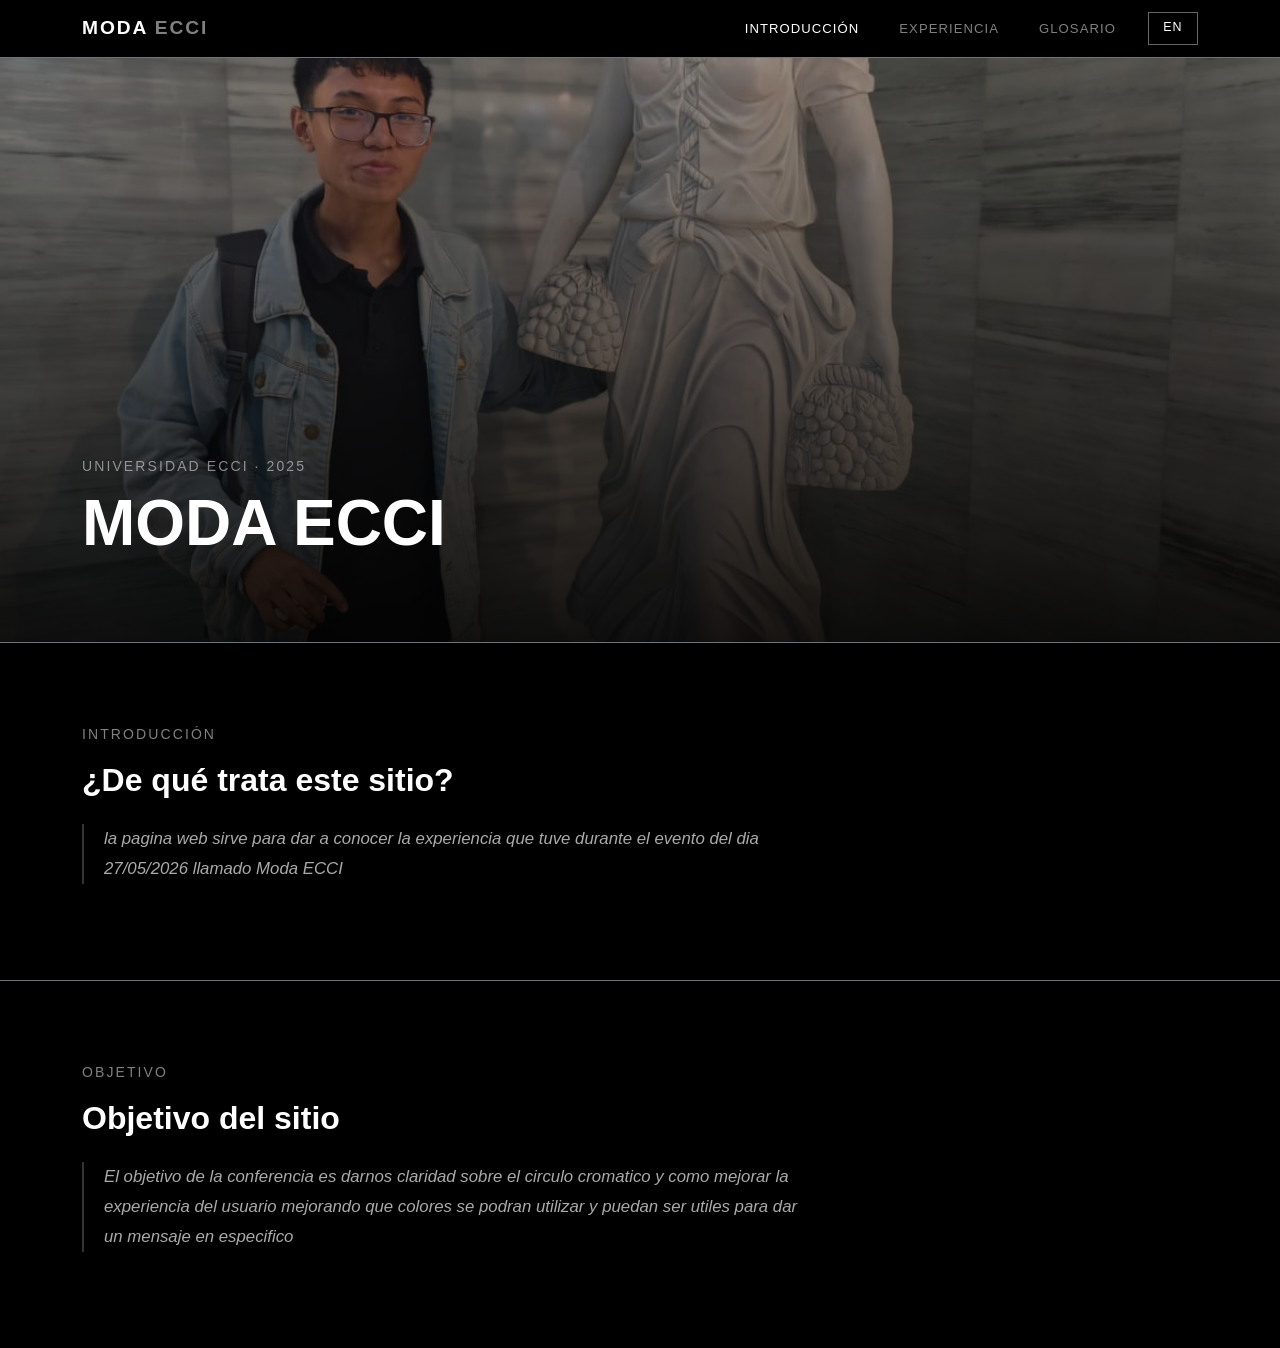
<file: index.html>
<!DOCTYPE html>
<html lang="es">
<head>
  <meta charset="UTF-8" />
  <meta name="viewport" content="width=device-width, initial-scale=1.0" />
  <title>Introducción · Moda ECCI</title>
  <link href="https://cdn.jsdelivr.net/npm/bootstrap@5.3.3/dist/css/bootstrap.min.css" rel="stylesheet" />
  <link href="https://cdn.jsdelivr.net/npm/bootstrap-icons@1.11.3/font/bootstrap-icons.min.css" rel="stylesheet" />
  <link rel="stylesheet" href="CSS/styles.css" />
</head>
<body>

  <nav class="navbar navbar-expand-lg navbar-dark bg-black border-bottom border-secondary sticky-top">
    <div class="container">
      <a class="navbar-brand fw-bold letter-spacing" href="index.html">MODA <span class="text-white-50">ECCI</span></a>
      <button class="navbar-toggler" type="button" data-bs-toggle="collapse" data-bs-target="#navMenu">
        <span class="navbar-toggler-icon"></span>
      </button>
      <div class="collapse navbar-collapse" id="navMenu">
        <ul class="navbar-nav ms-auto gap-4 align-items-lg-center">
          <li class="nav-item"><a class="nav-link active" href="index.html" data-i18n="nav_intro">Introducción</a></li>
          <li class="nav-item"><a class="nav-link" href="experiencia.html" data-i18n="nav_exp">Experiencia</a></li>
          <li class="nav-item"><a class="nav-link" href="glosario.html" data-i18n="nav_gloss">Glosario</a></li>
          <li class="nav-item"><button id="botonIdioma" class="btn-idioma" type="button">EN</button></li>
        </ul>
      </div>
    </div>
  </nav>

  <header class="encabezado-principal text-white border-bottom border-secondary">
    <div class="container py-6">
      <p class="text-uppercase text-white-50 small letter-spacing mb-2" data-i18n="idx_header_sub">Universidad ECCI · 2025</p>
      <h1 class="display-3 fw-bold text-white mb-0">MODA ECCI</h1>
    </div>
  </header>

  <section class="py-6 bg-black text-white">
    <div class="container">
      <div class="row">
        <div class="col-lg-8">
            <p class="text-uppercase text-white-50 small letter-spacing mb-3" data-i18n="idx_intro_label">Introducción</p>
            <h2 class="fw-bold mb-4" data-i18n="idx_intro_title">¿De qué trata este sitio?</h2>

            <p class="texto-contenido">
                la pagina web sirve para dar a conocer la experiencia que tuve durante el evento del dia 27/05/2026 llamado Moda ECCI 
            </p>
        </div>
      </div>
    </div>
  </section>

  <div class="border-top border-secondary"></div>

  <section class="py-6 bg-black text-white">
    <div class="container">
      <div class="row">
        <div class="col-lg-8">
            <p class="text-uppercase text-white-50 small letter-spacing mb-3" data-i18n="idx_obj_label">Objetivo</p>
            <h2 class="fw-bold mb-4" data-i18n="idx_obj_title">Objetivo del sitio</h2>

            <p class="texto-contenido">
                El objetivo de la conferencia es darnos claridad sobre el circulo cromatico y como mejorar la experiencia del usuario 
                mejorando que colores se podran utilizar y puedan ser utiles para dar un mensaje en especifico
            </p>
        </div>
      </div>
    </div>
  </section>

  <script src="https://cdn.jsdelivr.net/npm/bootstrap@5.3.3/dist/js/bootstrap.bundle.min.js"></script>
  <script src="JS/translations.js"></script>
  <script src="JS/main.js"></script>
</body>
</html>
</file>
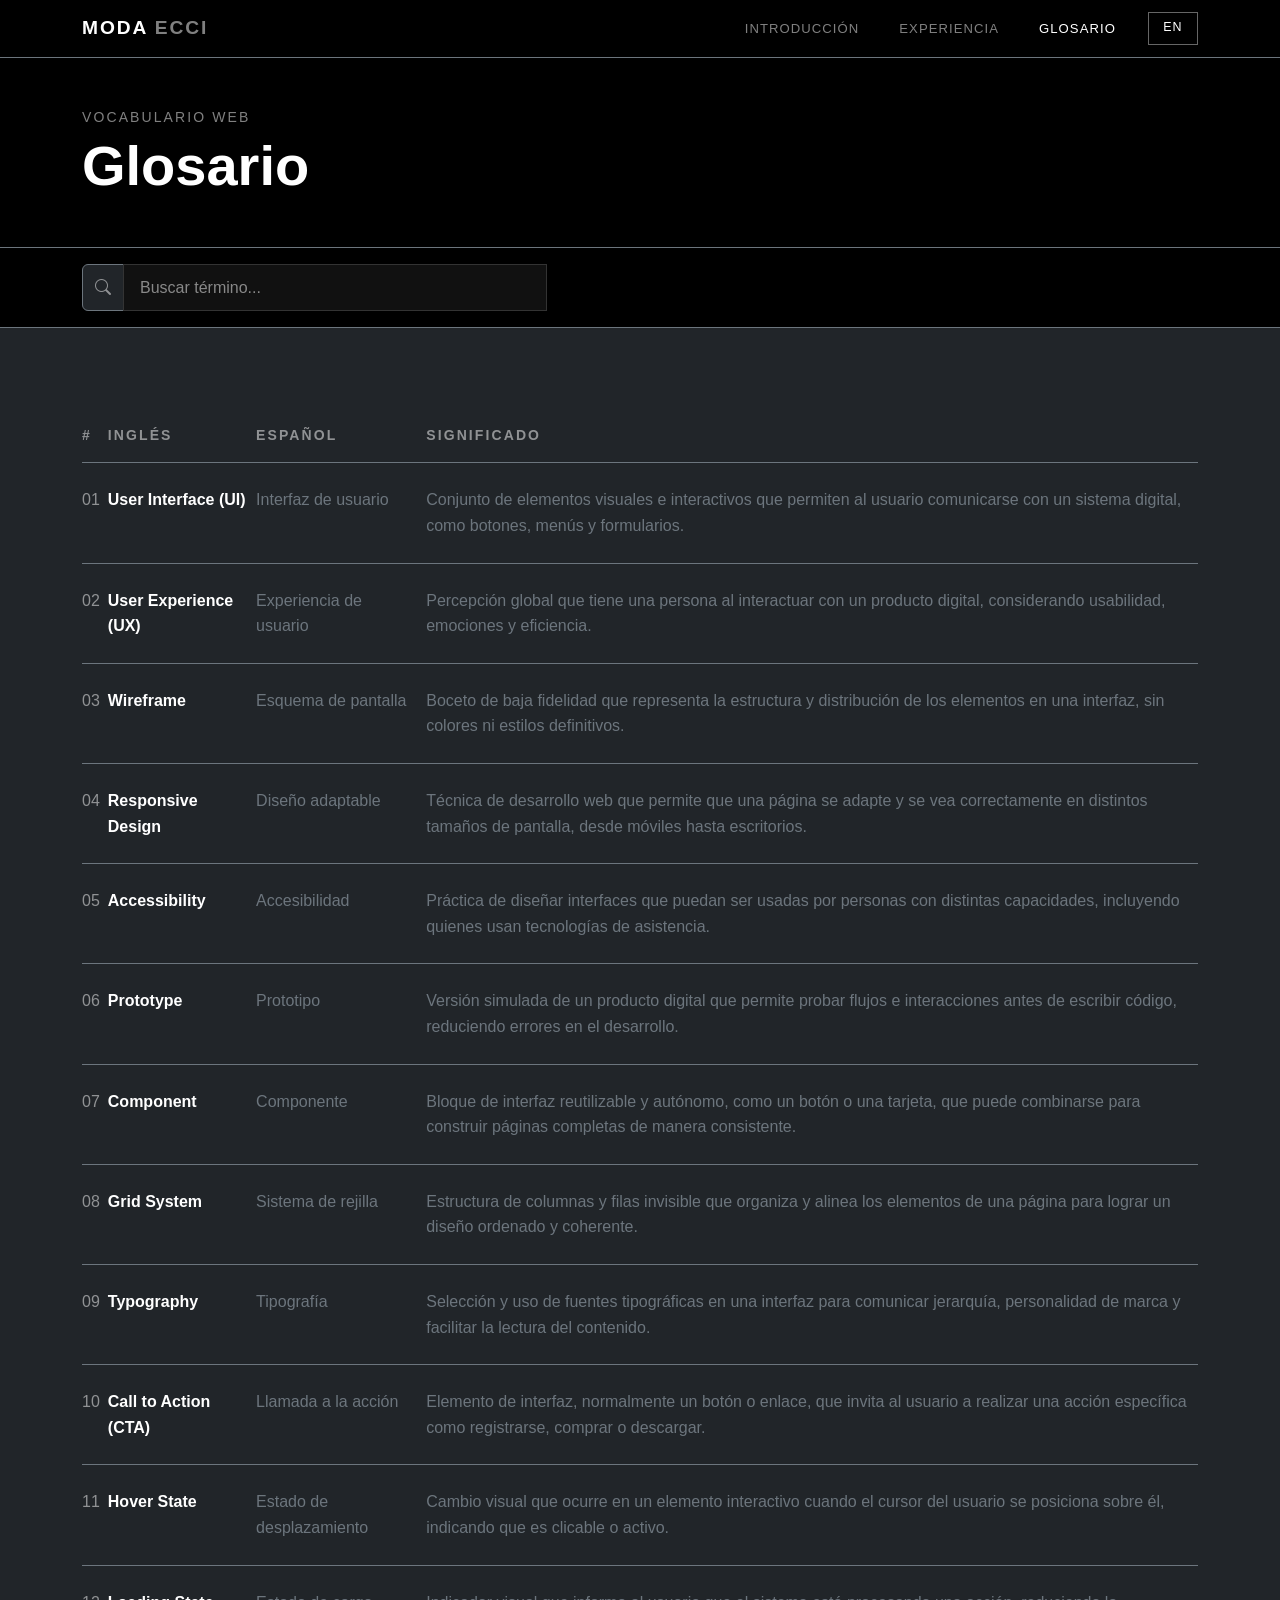
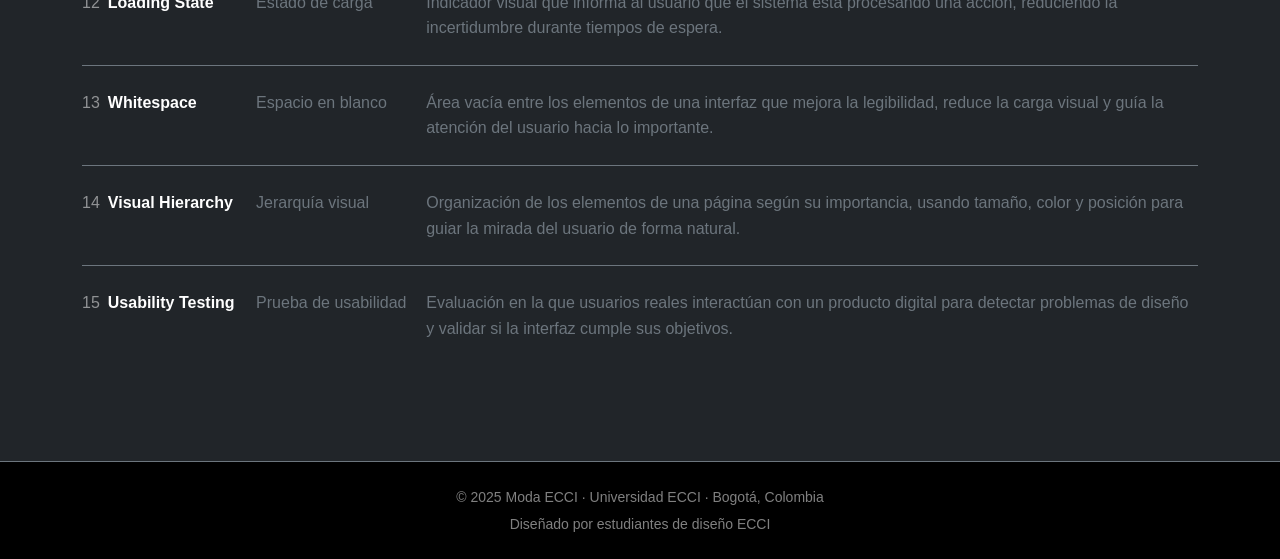
<file: glosario.html>
<!DOCTYPE html>
<html lang="es">
<head>
    <meta charset="UTF-8" />
    <meta name="viewport" content="width=device-width, initial-scale=1.0" />
    <title>Glosario · Moda ECCI</title>
    <link href="https://cdn.jsdelivr.net/npm/bootstrap@5.3.3/dist/css/bootstrap.min.css" rel="stylesheet" />
    <link href="https://cdn.jsdelivr.net/npm/bootstrap-icons@1.11.3/font/bootstrap-icons.min.css" rel="stylesheet" />
    <link rel="stylesheet" href="CSS/styles.css" />
</head>
<body>

    <nav class="navbar navbar-expand-lg navbar-dark bg-black border-bottom border-secondary sticky-top">
        <div class="container">
            <a class="navbar-brand fw-bold letter-spacing" href="index.html">MODA <span class="text-white-50">ECCI</span></a>
            <button class="navbar-toggler" type="button" data-bs-toggle="collapse" data-bs-target="#navMenu">
                <span class="navbar-toggler-icon"></span>
            </button>
            <div class="collapse navbar-collapse" id="navMenu">
                <ul class="navbar-nav ms-auto gap-4 align-items-lg-center">
                    <li class="nav-item"><a class="nav-link" href="index.html" data-i18n="nav_intro">Introducción</a></li>
                    <li class="nav-item"><a class="nav-link" href="experiencia.html" data-i18n="nav_exp">Experiencia</a></li>
                    <li class="nav-item"><a class="nav-link active" href="glosario.html" data-i18n="nav_gloss">Glosario</a></li>
                    <li class="nav-item"><button id="botonIdioma" class="btn-idioma" type="button">EN</button></li>
                </ul>
            </div>
        </div>
    </nav>

    <section class="page-header bg-black text-white border-bottom border-secondary">
        <div class="container py-5">
            <p class="text-uppercase text-white-50 small letter-spacing mb-1" data-i18n="gloss_header_label">Vocabulario web</p>
            <h1 class="display-4 fw-bold mb-0" data-i18n="nav_gloss">Glosario</h1>
        </div>
    </section>

    <section class="bg-black py-3 border-bottom border-secondary">
        <div class="container">
            <div class="col-lg-5">
                <div class="input-group">
                    <span class="input-group-text bg-dark border-secondary text-white-50">
                        <i class="bi bi-search"></i>
                    </span>
                    <input type="text" id="buscadorGlosario" class="form-control form-dark"
                        placeholder="Buscar término..." data-i18n-placeholder="buscar_placeholder" />
                </div>
            </div>
        </div>
    </section>

    <section class="py-6 bg-dark text-white">
        <div class="container">

            <div class="table-responsive">
                <table class="table table-dark table-borderless glosario-tabla" id="tablaGlosario">
                    <thead>
                        <tr class="border-bottom border-secondary">
                            <th class="text-white-50 small text-uppercase letter-spacing py-3">#</th>
                            <th class="text-white-50 small text-uppercase letter-spacing py-3" data-i18n="th_en">Inglés</th>
                            <th class="text-white-50 small text-uppercase letter-spacing py-3" data-i18n="th_es">Español</th>
                            <th class="text-white-50 small text-uppercase letter-spacing py-3" data-i18n="th_mean">Significado</th>
                        </tr>
                    </thead>
                    <tbody id="cuerpoGlosario">

                        <tr class="termino-fila border-bottom border-secondary">
                            <td class="text-white-50 py-4">01</td>
                            <td class="fw-bold py-4">User Interface (UI)</td>
                            <td class="text-secondary py-4">Interfaz de usuario</td>
                            <td class="text-secondary py-4" data-i18n="term01_mean">Conjunto de elementos visuales e interactivos que permiten al usuario comunicarse con un sistema digital, como botones, menús y formularios.</td>
                        </tr>

                        <tr class="termino-fila border-bottom border-secondary">
                            <td class="text-white-50 py-4">02</td>
                            <td class="fw-bold py-4">User Experience (UX)</td>
                            <td class="text-secondary py-4">Experiencia de usuario</td>
                            <td class="text-secondary py-4" data-i18n="term02_mean">Percepción global que tiene una persona al interactuar con un producto digital, considerando usabilidad, emociones y eficiencia.</td>
                        </tr>

                        <tr class="termino-fila border-bottom border-secondary">
                            <td class="text-white-50 py-4">03</td>
                            <td class="fw-bold py-4">Wireframe</td>
                            <td class="text-secondary py-4">Esquema de pantalla</td>
                            <td class="text-secondary py-4" data-i18n="term03_mean">Boceto de baja fidelidad que representa la estructura y distribución de los elementos en una interfaz, sin colores ni estilos definitivos.</td>
                        </tr>

                        <tr class="termino-fila border-bottom border-secondary">
                            <td class="text-white-50 py-4">04</td>
                            <td class="fw-bold py-4">Responsive Design</td>
                            <td class="text-secondary py-4">Diseño adaptable</td>
                            <td class="text-secondary py-4" data-i18n="term04_mean">Técnica de desarrollo web que permite que una página se adapte y se vea correctamente en distintos tamaños de pantalla, desde móviles hasta escritorios.</td>
                        </tr>

                        <tr class="termino-fila border-bottom border-secondary">
                            <td class="text-white-50 py-4">05</td>
                            <td class="fw-bold py-4">Accessibility</td>
                            <td class="text-secondary py-4">Accesibilidad</td>
                            <td class="text-secondary py-4" data-i18n="term05_mean">Práctica de diseñar interfaces que puedan ser usadas por personas con distintas capacidades, incluyendo quienes usan tecnologías de asistencia.</td>
                        </tr>

                        <tr class="termino-fila border-bottom border-secondary">
                            <td class="text-white-50 py-4">06</td>
                            <td class="fw-bold py-4">Prototype</td>
                            <td class="text-secondary py-4">Prototipo</td>
                            <td class="text-secondary py-4" data-i18n="term06_mean">Versión simulada de un producto digital que permite probar flujos e interacciones antes de escribir código, reduciendo errores en el desarrollo.</td>
                        </tr>

                        <tr class="termino-fila border-bottom border-secondary">
                            <td class="text-white-50 py-4">07</td>
                            <td class="fw-bold py-4">Component</td>
                            <td class="text-secondary py-4">Componente</td>
                            <td class="text-secondary py-4" data-i18n="term07_mean">Bloque de interfaz reutilizable y autónomo, como un botón o una tarjeta, que puede combinarse para construir páginas completas de manera consistente.</td>
                        </tr>

                        <tr class="termino-fila border-bottom border-secondary">
                            <td class="text-white-50 py-4">08</td>
                            <td class="fw-bold py-4">Grid System</td>
                            <td class="text-secondary py-4">Sistema de rejilla</td>
                            <td class="text-secondary py-4" data-i18n="term08_mean">Estructura de columnas y filas invisible que organiza y alinea los elementos de una página para lograr un diseño ordenado y coherente.</td>
                        </tr>

                        <tr class="termino-fila border-bottom border-secondary">
                            <td class="text-white-50 py-4">09</td>
                            <td class="fw-bold py-4">Typography</td>
                            <td class="text-secondary py-4">Tipografía</td>
                            <td class="text-secondary py-4" data-i18n="term09_mean">Selección y uso de fuentes tipográficas en una interfaz para comunicar jerarquía, personalidad de marca y facilitar la lectura del contenido.</td>
                        </tr>

                        <tr class="termino-fila border-bottom border-secondary">
                            <td class="text-white-50 py-4">10</td>
                            <td class="fw-bold py-4">Call to Action (CTA)</td>
                            <td class="text-secondary py-4">Llamada a la acción</td>
                            <td class="text-secondary py-4" data-i18n="term10_mean">Elemento de interfaz, normalmente un botón o enlace, que invita al usuario a realizar una acción específica como registrarse, comprar o descargar.</td>
                        </tr>

                        <tr class="termino-fila border-bottom border-secondary">
                            <td class="text-white-50 py-4">11</td>
                            <td class="fw-bold py-4">Hover State</td>
                            <td class="text-secondary py-4">Estado de desplazamiento</td>
                            <td class="text-secondary py-4" data-i18n="term11_mean">Cambio visual que ocurre en un elemento interactivo cuando el cursor del usuario se posiciona sobre él, indicando que es clicable o activo.</td>
                        </tr>

                        <tr class="termino-fila border-bottom border-secondary">
                            <td class="text-white-50 py-4">12</td>
                            <td class="fw-bold py-4">Loading State</td>
                            <td class="text-secondary py-4">Estado de carga</td>
                            <td class="text-secondary py-4" data-i18n="term12_mean">Indicador visual que informa al usuario que el sistema está procesando una acción, reduciendo la incertidumbre durante tiempos de espera.</td>
                        </tr>

                        <tr class="termino-fila border-bottom border-secondary">
                            <td class="text-white-50 py-4">13</td>
                            <td class="fw-bold py-4">Whitespace</td>
                            <td class="text-secondary py-4">Espacio en blanco</td>
                            <td class="text-secondary py-4" data-i18n="term13_mean">Área vacía entre los elementos de una interfaz que mejora la legibilidad, reduce la carga visual y guía la atención del usuario hacia lo importante.</td>
                        </tr>

                        <tr class="termino-fila border-bottom border-secondary">
                            <td class="text-white-50 py-4">14</td>
                            <td class="fw-bold py-4">Visual Hierarchy</td>
                            <td class="text-secondary py-4">Jerarquía visual</td>
                            <td class="text-secondary py-4" data-i18n="term14_mean">Organización de los elementos de una página según su importancia, usando tamaño, color y posición para guiar la mirada del usuario de forma natural.</td>
                        </tr>

                        <tr class="termino-fila">
                            <td class="text-white-50 py-4">15</td>
                            <td class="fw-bold py-4">Usability Testing</td>
                            <td class="text-secondary py-4">Prueba de usabilidad</td>
                            <td class="text-secondary py-4" data-i18n="term15_mean">Evaluación en la que usuarios reales interactúan con un producto digital para detectar problemas de diseño y validar si la interfaz cumple sus objetivos.</td>
                        </tr>

                    </tbody>
                </table>
            </div>

            <p id="sinResultados" class="text-white-50 text-center py-4 d-none" data-i18n="no_results">No se encontraron términos.</p>

        </div>
    </section>

    <footer class="bg-black border-top border-secondary py-4 text-center text-white-50 small">
        <div class="container">
            <p class="mb-1" data-i18n="footer_copy">© 2025 Moda ECCI · Universidad ECCI · Bogotá, Colombia</p>
            <p class="mb-0" data-i18n="footer_credit">Diseñado por estudiantes de diseño ECCI</p>
        </div>
    </footer>

    <script src="https://cdn.jsdelivr.net/npm/bootstrap@5.3.3/dist/js/bootstrap.bundle.min.js"></script>
    <script src="JS/translations.js"></script>
    <script src="JS/main.js"></script>
</body>
</html>
</file>
<file: CSS/styles.css>
:root {
  --negro: #000000;
  --gris-oscuro: #111111;
  --gris-medio: #333333;
  --gris-claro: #888888;
  --blanco: #ffffff;
}

* {
  box-sizing: border-box;
}

body {
  background-color: var(--negro);
  color: var(--blanco);
  font-family: 'Helvetica Neue', Helvetica, Arial, sans-serif;
  line-height: 1.6;
}

.letter-spacing {
  letter-spacing: 0.15em;
}

.py-6 {
  padding-top: 5rem;
  padding-bottom: 5rem;
}

.navbar-brand {
  font-size: 1.2rem;
  letter-spacing: 0.1em;
}

.navbar .nav-link {
  font-size: 0.82rem;
  letter-spacing: 0.08em;
  text-transform: uppercase;
  color: rgba(255, 255, 255, 0.5);
  transition: color 0.2s;
}

.navbar .nav-link:hover,
.navbar .nav-link.active {
  color: var(--blanco);
}

.btn-idioma {
  font-size: 0.78rem;
  letter-spacing: 0.08em;
  text-transform: uppercase;
  border: 1px solid rgba(255, 255, 255, 0.4);
  color: var(--blanco);
  background-color: transparent;
  padding: 0.35rem 0.9rem;
  border-radius: 0;
  transition: background-color 0.2s, color 0.2s;
}

.btn-idioma:hover {
  background-color: var(--blanco);
  color: var(--negro);
}

.hero-section {
  min-height: 90vh;
  background-color: var(--gris-oscuro);
  position: relative;
  overflow: hidden;
}

.hero-overlay {
  position: absolute;
  inset: 0;
  background: linear-gradient(to bottom, rgba(0,0,0,0.2) 0%, rgba(0,0,0,0.75) 100%);
}

.encabezado-principal {
  background-image: linear-gradient(to bottom, rgba(0,0,0,0.35) 0%, rgba(0,0,0,0.9) 100%), url('../IMG/imagenprincipal.jfif');
  background-size: cover;
  background-position: center;
  background-repeat: no-repeat;
  min-height: 65vh;
  display: flex;
  align-items: flex-end;
}

.stat-card {
  background-color: transparent;
  transition: background-color 0.2s;
}

.stat-card:hover {
  background-color: var(--gris-oscuro);
}

.seccion-card {
  background-color: transparent;
  transition: background-color 0.2s;
}

.seccion-card:hover {
  background-color: var(--gris-oscuro);
}

.carousel-img {
  height: 520px;
  object-fit: cover;
  filter: brightness(0.85);
}

.carousel-caption h5 {
  font-size: 0.9rem;
  letter-spacing: 0.12em;
  text-transform: uppercase;
}

.miniatura {
  height: 70px;
  object-fit: cover;
  cursor: pointer;
  opacity: 0.5;
  transition: opacity 0.2s;
  display: block;
}

.miniatura:hover,
.miniatura.activa {
  opacity: 1;
}

.video-evento {
  background-color: var(--gris-oscuro);
  max-height: 540px;
}

.glosario-tabla {
  background-color: transparent;
}

.glosario-tabla td,
.glosario-tabla th {
  vertical-align: top;
  padding-left: 0;
}

.termino-fila {
  transition: background-color 0.15s;
}

.termino-fila:hover {
  background-color: var(--gris-oscuro);
}

.termino-fila.oculto {
  display: none;
}

.form-dark {
  background-color: var(--gris-oscuro);
  border: 1px solid var(--gris-medio);
  color: var(--blanco);
  border-radius: 0;
  padding: 0.65rem 1rem;
}

.form-dark::placeholder {
  color: var(--gris-claro);
}

.form-dark:focus {
  background-color: var(--gris-oscuro);
  border-color: var(--blanco);
  color: var(--blanco);
  box-shadow: none;
}

.page-header {
  min-height: 160px;
  display: flex;
  align-items: flex-end;
}

@media (max-width: 768px) {
  .carousel-img {
    height: 240px;
  }

  .hero-section {
    min-height: 70vh;
  }

  .encabezado-principal {
    min-height: 45vh;
  }

  .miniatura {
    height: 48px;
  }

  .glosario-tabla td:last-child {
    display: none;
  }
}

.num-seccion {
  display: block;
  font-size: 3rem;
  font-weight: 700;
  color: var(--gris-medio);
  line-height: 1;
  padding-top: 0.25rem;
}

.texto-contenido {
  color: #aaaaaa;
  font-size: 1.05rem;
  line-height: 1.8;
  border-left: 2px solid var(--gris-medio);
  padding-left: 1.25rem;
  font-style: italic;
}
</file>
